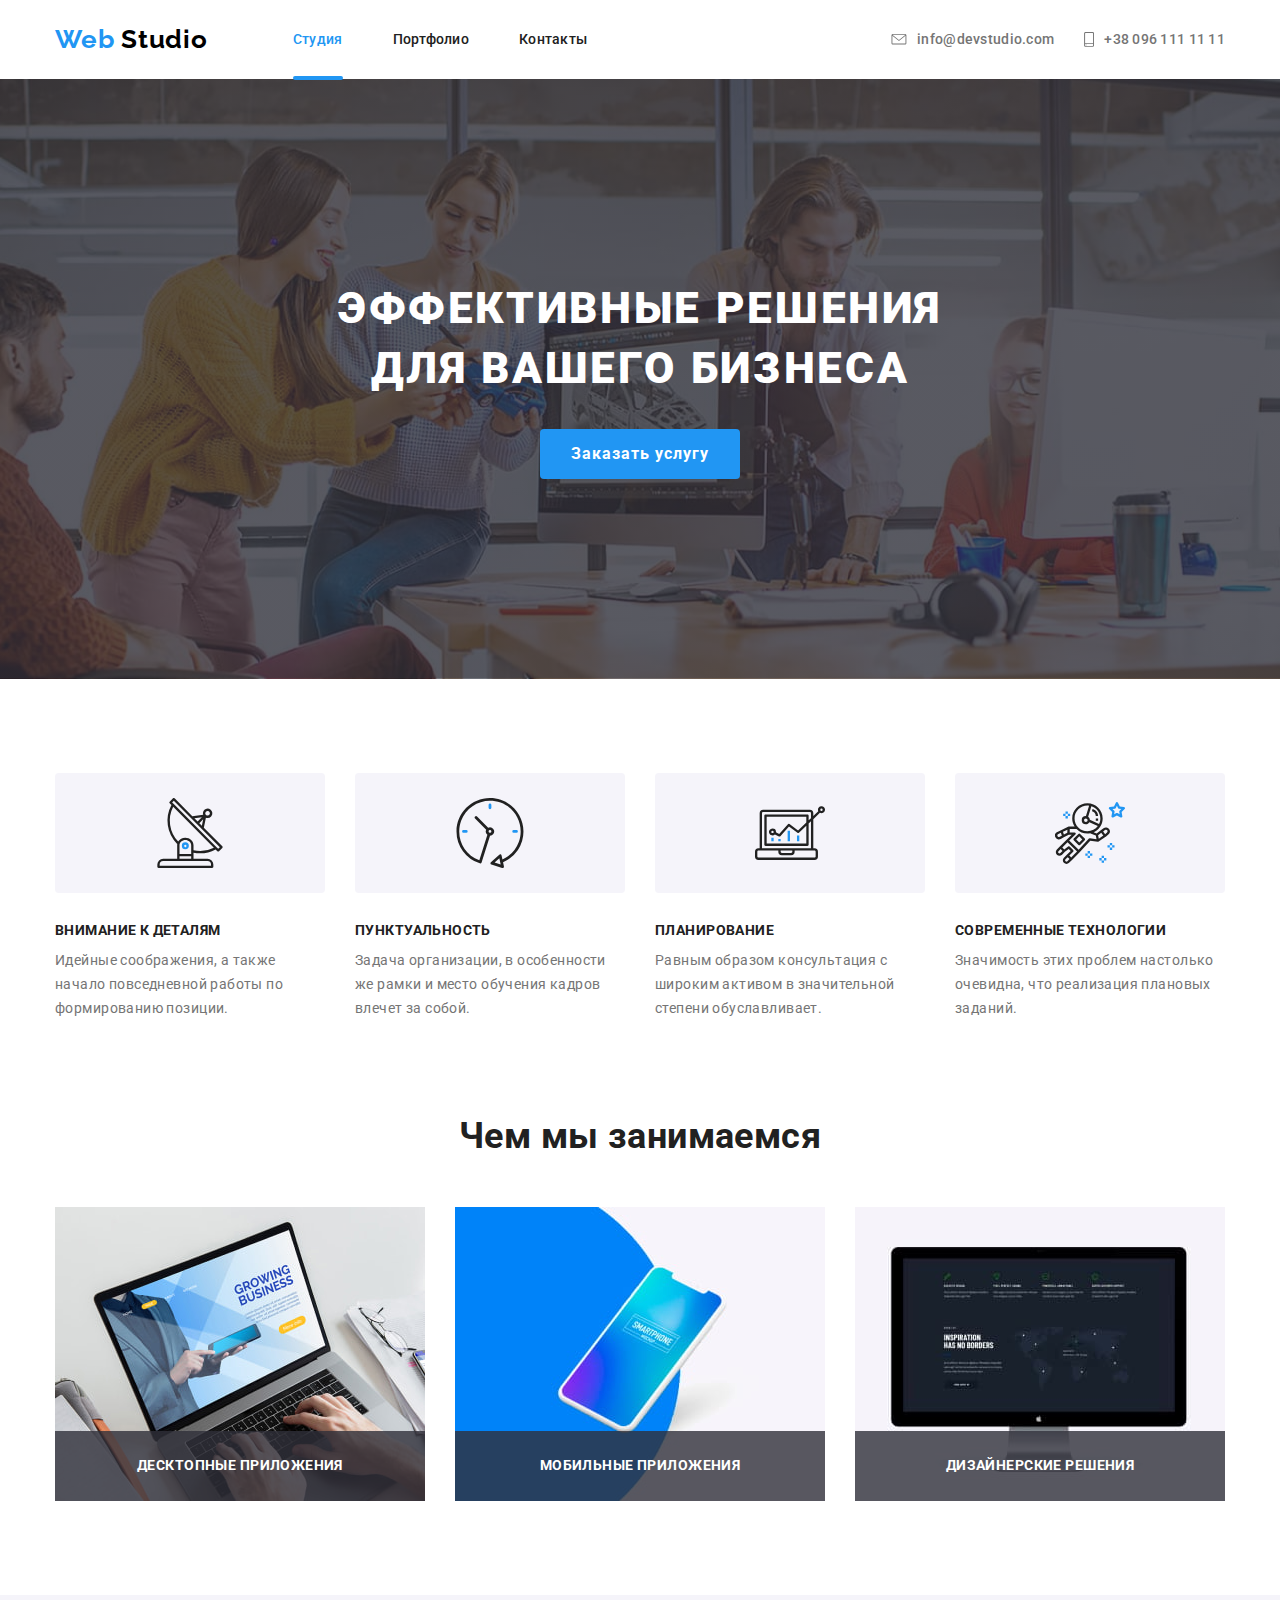
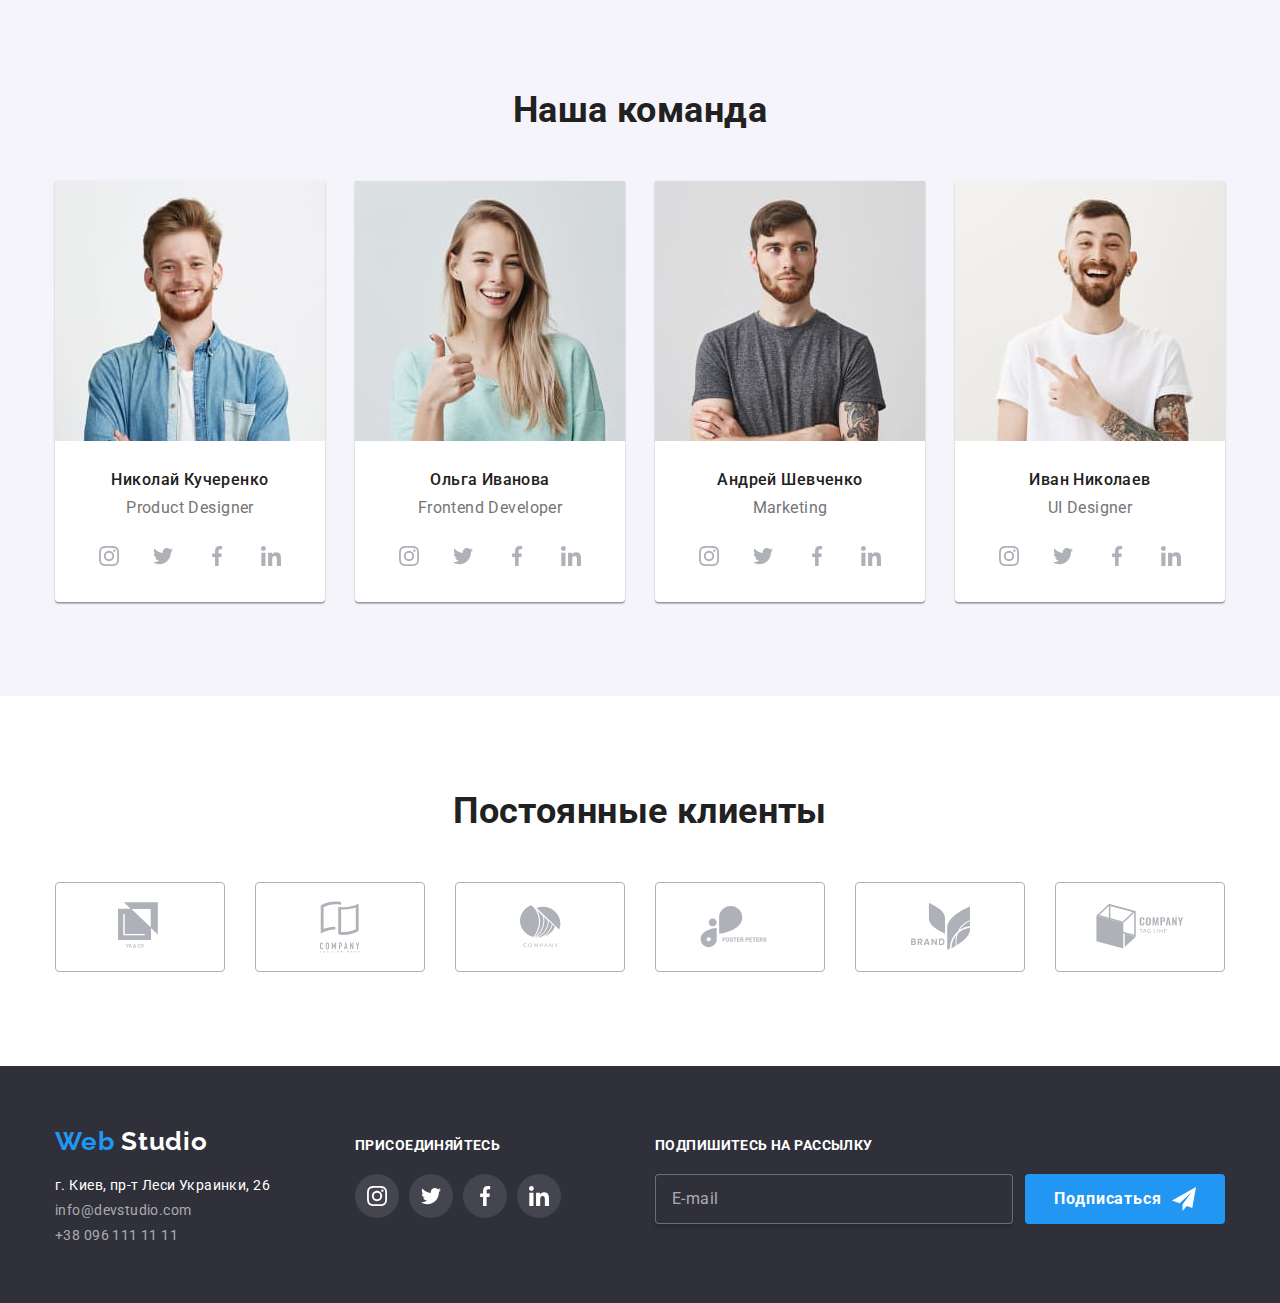
<file: index.html>
<!DOCTYPE html>
<html lang="ru">
  <head>
    <meta charset="UTF-8" />
    <meta name="viewport" content="width=device-width, initial-scale=1.0" />
    <title>Вэб-студия</title>
    <link
      href="https://fonts.googleapis.com/css2?family=Raleway:wght@700&family=Roboto:wght@400;500;700;900&display=swap"
      rel="stylesheet"
    />
    <link
      rel="stylesheet"
      href="https://cdnjs.cloudflare.com/ajax/libs/modern-normalize/0.6.0/modern-normalize.min.css"
    />
    <link rel="stylesheet" href="./css/styles.css" />
  </head>
  <body>
    <!-- Header -->
    <header class="header header_main">
      <div class="container header__container">
        <nav class="nav">
          <a href="./index.html" class="link logo nav__logo">
            Web
            <span class="logo__text">Studio</span>
          </a>
          <ul class="list nav-list">
            <li class="nav-list__item">
              <a href="./index.html" class="link nav__link nav__link_current">
                Студия
              </a>
            </li>
            <li class="nav-list__item">
              <a href="./portfolio.html" class="link nav__link">
                Портфолио
              </a>
            </li>
            <li class="nav-list__item">
              <a href="#" class="link nav__link">Контакты</a>
            </li>
          </ul>
        </nav>
        <ul class="list contacts">
          <li class="contacts__item">
            <a
              href="mailto:info@devstudio.com"
              class="link contacts__link"
              aria-label="Написать на электорнную почту info@devstudio.com"
            >
              <svg class="contacts-icon" width="16" height="11.2">
                <use href="./images/symbol-defs.svg#envelope"></use>
              </svg>
              <span class="mail">info@devstudio.com</span>
            </a>
          </li>
          <li class="contacts__item">
            <a
              href="tel:+380961111111"
              class="link contacts__link"
              aria-label="Позвонить по номеру +380961111111"
            >
              <svg class="contacts-icon" width="10" height="14.94">
                <use href="./images/symbol-defs.svg#smartphone"></use>
              </svg>
              <span class="tel">+38 096 111 11 11</span>
            </a>
          </li>
        </ul>
      </div>
    </header>
    <main class="main">
      <!-- Hero -->
      <section class="hero">
        <div class="hero-block">
          <h1 class="hero__title">
            Эффективные решения
            <br />
            для вашего бизнеса
          </h1>
          <button
            type="button"
            data-modal-open
            class="button hero__button"
            aria-label="Заказать услугу"
          >
            Заказать услугу
          </button>
        </div>
      </section>
      <!-- pack -->
      <section class="section pack">
        <div class="container">
          <h2 class="section__title visually-hidden">Наши преимущества</h2>
          <ul class="list pack-list cards">
            <li class="pack-list__item cards__item">
              <h3 class="title pack-list__title">Внимание к деталям</h3>
              <p class="pack-list__text">
                Идейные соображения, а также начало повседневной работы по
                формированию позиции.
              </p>
            </li>
            <li class="pack-list__item cards__item">
              <h3 class="title pack-list__title">Пунктуальность</h3>
              <p class="pack-list__text">
                Задача организации, в особенности же рамки и место обучения
                кадров влечет за собой.
              </p>
            </li>
            <li class="pack-list__item cards__item">
              <h3 class="title pack-list__title">Планирование</h3>
              <p class="pack-list__text">
                Равным образом консультация с широким активом в значительной
                степени обуславливает.
              </p>
            </li>
            <li class="pack-list__item cards__item">
              <h3 class="title pack-list__title">Современные технологии</h3>
              <p class="pack-list__text">
                Значимость этих проблем настолько очевидна, что реализация
                плановых заданий.
              </p>
            </li>
          </ul>
        </div>
      </section>
      <!-- Benefits -->
      <section class="section">
        <div class="container">
          <h2 class="title section__title">Чем мы занимаемся</h2>
          <ul class="list benefits cards">
            <li class="benefits__item cards__item">
              <img
                src="./images/desktop-apps-image.jpg"
                alt="ноутбук"
                width="370"
                height="294"
              />
              <h3 class="benefits__title">Десктопные приложения</h3>
            </li>
            <li class="benefits__item cards__item">
              <img
                src="./images/mobile-apps-image.jpg"
                alt="смартфон"
                width="370"
                height="294"
              />
              <h3 class="benefits__title">Мобильные приложения</h3>
            </li>
            <li class="benefits__item cards__item">
              <img
                src="./images/design-solutions-image.jpg"
                alt="монитор"
                width="370"
                height="294"
              />
              <h3 class="benefits__title">Дизайнерские решения</h3>
            </li>
          </ul>
        </div>
      </section>
      <!-- Team -->
      <section class="section section_secondary">
        <div class="container">
          <h2 class="title section__title">Наша команда</h2>
          <ul class="list cards">
            <li class="cards__item">
              <div class="member">
                <img
                  src="./images/team-photos/john-smith.jpg"
                  alt="Фото Николая Кучеренко"
                  width="270"
                  height="260"
                  class="member__img"
                />
                <h3 class="title member__name">Николай Кучеренко</h3>
                <p lang="en" class="member__pos">Product Designer</p>
                <ul class="list socials">
                  <li class="socials__item">
                    <a
                      href="#"
                      aria-label="ссылка на Instagram"
                      class="socials__link link"
                    >
                      <svg class="socials-icon" width="20" height="20">
                        <use href="./images/symbol-defs.svg#instagram"></use>
                      </svg>
                    </a>
                  </li>
                  <li class="socials__item">
                    <a
                      href="#"
                      aria-label="ссылка на Twitter"
                      class="socials__link link"
                    >
                      <svg class="socials-icon" width="20" height="20">
                        <use href="./images/symbol-defs.svg#twitter"></use>
                      </svg>
                    </a>
                  </li>
                  <li class="socials__item">
                    <a
                      href="#"
                      aria-label="ссылка на Facebook"
                      class="socials__link link"
                    >
                      <svg class="socials-icon" width="20" height="20">
                        <use href="./images/symbol-defs.svg#facebook"></use>
                      </svg>
                    </a>
                  </li>
                  <li class="socials__item">
                    <a
                      href="#"
                      aria-label="ссылка на LinkedIn"
                      class="socials__link link"
                    >
                      <svg class="socials-icon" width="20" height="20">
                        <use href="./images/symbol-defs.svg#linkedin"></use>
                      </svg>
                    </a>
                  </li>
                </ul>
              </div>
            </li>
            <li class="cards__item">
              <div class="member">
                <img
                  src="./images/team-photos/marta-stewart.jpg"
                  alt="Фото Ольги Ивановой"
                  width="270"
                  height="260"
                  class="member__img"
                />
                <h3 class="title member__name">Ольга Иванова</h3>
                <p lang="en" class="member__pos">Frontend Developer</p>
                <ul class="list socials">
                  <li class="socials__item">
                    <a
                      href="#"
                      aria-label="ссылка на Instagram"
                      class="socials__link link"
                    >
                      <svg class="socials-icon" width="20" height="20">
                        <use href="./images/symbol-defs.svg#instagram"></use>
                      </svg>
                    </a>
                  </li>
                  <li class="socials__item">
                    <a
                      href="#"
                      aria-label="ссылка на Twitter"
                      class="socials__link link"
                    >
                      <svg class="socials-icon" width="20" height="20">
                        <use href="./images/symbol-defs.svg#twitter"></use>
                      </svg>
                    </a>
                  </li>
                  <li class="socials__item">
                    <a
                      href="#"
                      aria-label="ссылка на Facebook"
                      class="socials__link link"
                    >
                      <svg class="socials-icon" width="20" height="20">
                        <use href="./images/symbol-defs.svg#facebook"></use>
                      </svg>
                    </a>
                  </li>
                  <li class="socials__item">
                    <a
                      href="#"
                      aria-label="ссылка на LinkedIn"
                      class="socials__link link"
                    >
                      <svg class="socials-icon" width="20" height="20">
                        <use href="./images/symbol-defs.svg#linkedin"></use>
                      </svg>
                    </a>
                  </li>
                </ul>
              </div>
            </li>
            <li class="cards__item">
              <div class="member">
                <img
                  src="./images/team-photos/robert-jakis.jpg"
                  alt="Фото Андрея Шевченко"
                  width="270"
                  height="260"
                  class="member__img"
                />
                <h3 class="title member__name">Андрей Шевченко</h3>
                <p lang="en" class="member__pos">Marketing</p>
                <ul class="list socials">
                  <li class="socials__item">
                    <a
                      href="#"
                      aria-label="ссылка на Instagram"
                      class="socials__link link"
                    >
                      <svg class="socials-icon" width="20" height="20">
                        <use href="./images/symbol-defs.svg#instagram"></use>
                      </svg>
                    </a>
                  </li>
                  <li class="socials__item">
                    <a
                      href="#"
                      aria-label="ссылка на Twitter"
                      class="socials__link link"
                    >
                      <svg class="socials-icon" width="20" height="20">
                        <use href="./images/symbol-defs.svg#twitter"></use>
                      </svg>
                    </a>
                  </li>
                  <li class="socials__item">
                    <a
                      href="#"
                      aria-label="ссылка на Facebook"
                      class="socials__link link"
                    >
                      <svg class="socials-icon" width="20" height="20">
                        <use href="./images/symbol-defs.svg#facebook"></use>
                      </svg>
                    </a>
                  </li>
                  <li class="socials__item">
                    <a
                      href="#"
                      aria-label="ссылка на LinkedIn"
                      class="socials__link link"
                    >
                      <svg class="socials-icon" width="20" height="20">
                        <use href="./images/symbol-defs.svg#linkedin"></use>
                      </svg>
                    </a>
                  </li>
                </ul>
              </div>
            </li>
            <li class="cards__item">
              <div class="member">
                <img
                  src="./images/team-photos/martin-doe.jpg"
                  alt="Фото Ивана Николаева"
                  width="270"
                  height="260"
                  class="member__img"
                />
                <h3 class="title member__name">Иван Николаев</h3>
                <p lang="en" class="member__pos">UI Designer</p>
                <ul class="list socials">
                  <li class="socials__item">
                    <a
                      href="#"
                      aria-label="ссылка на Instagram"
                      class="socials__link link"
                    >
                      <svg class="socials-icon" width="20" height="20">
                        <use href="./images/symbol-defs.svg#instagram"></use>
                      </svg>
                    </a>
                  </li>
                  <li class="socials__item">
                    <a
                      href="#"
                      aria-label="ссылка на Twitter"
                      class="socials__link link"
                    >
                      <svg class="socials-icon" width="20" height="20">
                        <use href="./images/symbol-defs.svg#twitter"></use>
                      </svg>
                    </a>
                  </li>
                  <li class="socials__item">
                    <a
                      href="#"
                      aria-label="ссылка на Facebook"
                      class="socials__link link"
                    >
                      <svg class="socials-icon" width="20" height="20">
                        <use href="./images/symbol-defs.svg#facebook"></use>
                      </svg>
                    </a>
                  </li>
                  <li class="socials__item">
                    <a
                      href="#"
                      aria-label="ссылка на LinkedIn"
                      class="socials__link link"
                    >
                      <svg class="socials-icon" width="20" height="20">
                        <use href="./images/symbol-defs.svg#linkedin"></use>
                      </svg>
                    </a>
                  </li>
                </ul>
              </div>
            </li>
          </ul>
        </div>
      </section>
      <!-- Список клиентов -->
      <section class="section">
        <div class="container">
          <h2 class="title section__title">Постоянные клиенты</h2>
          <ul class="list cards">
            <li class="cards__item">
              <a
                href="#"
                aria-label="ссылка на сайт клиента"
                class="link clients-link"
              >
                <svg class="clients-logo" width="44" height="49">
                  <use href="./images/symbol-defs.svg#logo1"></use>
                </svg>
              </a>
            </li>
            <li class="cards__item">
              <a
                href="#"
                aria-label="ссылка на сайт клиента"
                class="link clients-link"
              >
                <svg class="clients-logo" width="40" height="52">
                  <use href="./images/symbol-defs.svg#logo2"></use>
                </svg>
              </a>
            </li>
            <li class="cards__item">
              <a
                href="#"
                aria-label="ссылка на сайт клиента"
                class="link clients-link"
              >
                <svg class="clients-logo" width="41" height="42.6">
                  <use href="./images/symbol-defs.svg#logo3"></use>
                </svg>
              </a>
            </li>
            <li class="cards__item">
              <a
                href="#"
                aria-label="ссылка на сайт клиента"
                class="link clients-link"
              >
                <svg class="clients-logo" width="80" height="42">
                  <use href="./images/symbol-defs.svg#logo4"></use>
                </svg>
              </a>
            </li>
            <li class="cards__item">
              <a
                href="#"
                aria-label="ссылка на сайт клиента"
                class="link clients-link"
              >
                <svg class="clients-logo" width="59" height="47">
                  <use href="./images/symbol-defs.svg#logo5"></use>
                </svg>
              </a>
            </li>
            <li class="cards__item">
              <a
                href="#"
                aria-label="ссылка на сайт клиента"
                class="link clients-link"
              >
                <svg class="clients-logo" width="88" height="45">
                  <use href="./images/symbol-defs.svg#logo6"></use>
                </svg>
              </a>
            </li>
          </ul>
        </div>
      </section>
    </main>
    <!-- Футер -->
    <footer class="footer">
      <div class="container footer-container">
        <div class="address-block">
          <a href="./index.html" class="logo link">
            Web
            <span class="logo__text_inverse">Studio</span>
          </a>
          <address class="address">г. Киев, пр-т Леси Украинки, 26</address>
          <ul class="list contacts">
            <li class="contacts__item">
              <a
                href="mailto:info@devstudio.com"
                class="link contacts__link contacts__link_second"
                aria-label="Написать на электорнную почту info@devstudio.com"
              >
                <span class="mail">info@devstudio.com</span>
              </a>
            </li>
            <li class="contacts__item">
              <a
                href="tel:+380961111111"
                class="link contacts__link contacts__link_second"
                aria-label="Позвонить по номеру +380961111111"
              >
                <span class="tel">+38 096 111 11 11</span>
              </a>
            </li>
          </ul>
        </div>
        <div class="socials-block">
          <!-- Призыв -->
          <b class="subscribe-title">присоединяйтесь</b>
          <ul class="list socials">
            <li class="socials__item">
              <a
                href="#"
                aria-label="ссылка на Instagram"
                class="link socials__link footer-socials__link"
              >
                <svg class="socials-icon" width="20" height="20">
                  <use href="./images/symbol-defs.svg#instagram"></use>
                </svg>
              </a>
            </li>
            <li class="socials__item">
              <a
                href="#"
                aria-label="ссылка на Twitter"
                class="link socials__link footer-socials__link"
              >
                <svg class="socials-icon" width="20" height="20">
                  <use href="./images/symbol-defs.svg#twitter"></use>
                </svg>
              </a>
            </li>
            <li class="socials__item">
              <a
                href="#"
                aria-label="ссылка на Facebook"
                class="link socials__link footer-socials__link"
              >
                <svg class="socials-icon" width="20" height="20">
                  <use href="./images/symbol-defs.svg#facebook"></use>
                </svg>
              </a>
            </li>
            <li class="socials__item">
              <a
                href="#"
                aria-label="ссылка на LinkedIn"
                class="link socials__link footer-socials__link"
              >
                <svg class="socials-icon" width="20" height="20">
                  <use href="./images/symbol-defs.svg#linkedin"></use>
                </svg>
              </a>
            </li>
          </ul>
        </div>
        <div class="subscribe-block">
          <b class="subscribe-title">Подпишитесь на рассылку</b>
          <form class="subscribe-form">
            <input
              type="email"
              name="email"
              placeholder="E-mail"
              class="subscribe-form__input"
            />
            <button type="submit" class="button subscribe-form__button">
              Подписаться
              <svg class="send-icon" width="24" height="24">
                <use href="./images/symbol-defs.svg#send"></use>
              </svg>
            </button>
          </form>
        </div>
      </div>
    </footer>
    <div data-modal class="backdrop is-hidden">
      <div class="modal">
        <button data-modal-close type="button" class="close">
          <svg class="close__icon" width="14" height="14">
            <use href="./images/symbol-defs.svg#close"></use>
          </svg>
        </button>
        <p class="modal__title">Оставьте свои данные, мы вам перезвоним</p>
        <form class="form">
          <div class="input-wrap">
            <label class="label">
              <input type="text" name="name" class="input" placeholder=" " />
              <span class="label__text">Имя</span>
              <svg class="label__icon" width="18" height="18">
                <use href="./images/symbol-defs.svg#person"></use>
              </svg>
            </label>
          </div>
          <div class="input-wrap">
            <label for="tel" class="label">
              <input
                type="tel"
                name="telephone"
                class="input"
                placeholder=" "
                id="tel"
              />
              <span class="label__text">Телефон</span>
              <svg class="label__icon" width="18" height="18">
                <use href="./images/symbol-defs.svg#phone"></use>
              </svg>
            </label>
          </div>
          <div class="input-wrap">
            <label class="label">
              <input type="email" name="email" class="input" placeholder=" " />
              <span class="label__text">Почта</span>
              <svg class="label__icon" width="18" height="18">
                <use href="./images/symbol-defs.svg#email"></use>
              </svg>
            </label>
          </div>
          <div class="comment-wrap">
            <label class="label">
              <textarea
                type="text"
                name="comment"
                class="comment"
                placeholder=" "
              ></textarea>
              <span class="label__text">Комментарий</span>
            </label>
          </div>
          <input
            type="checkbox"
            name="checkbox"
            id="checkbox"
            class="checkbox"
          />
          <label for="checkbox" class="label-checkbox">
            Соглашаюсь с рассылкой и принимаю
            <a
              href="#"
              target="_blank"
              rel="noopener noreferrer"
              class="policy-link"
            >
              Условия договора
            </a>
          </label>
          <button type="submit" class="button submit-btn">Отправить</button>
        </form>
      </div>
    </div>
    <script src="./js/modal.js"></script>
  </body>
</html>
</file>
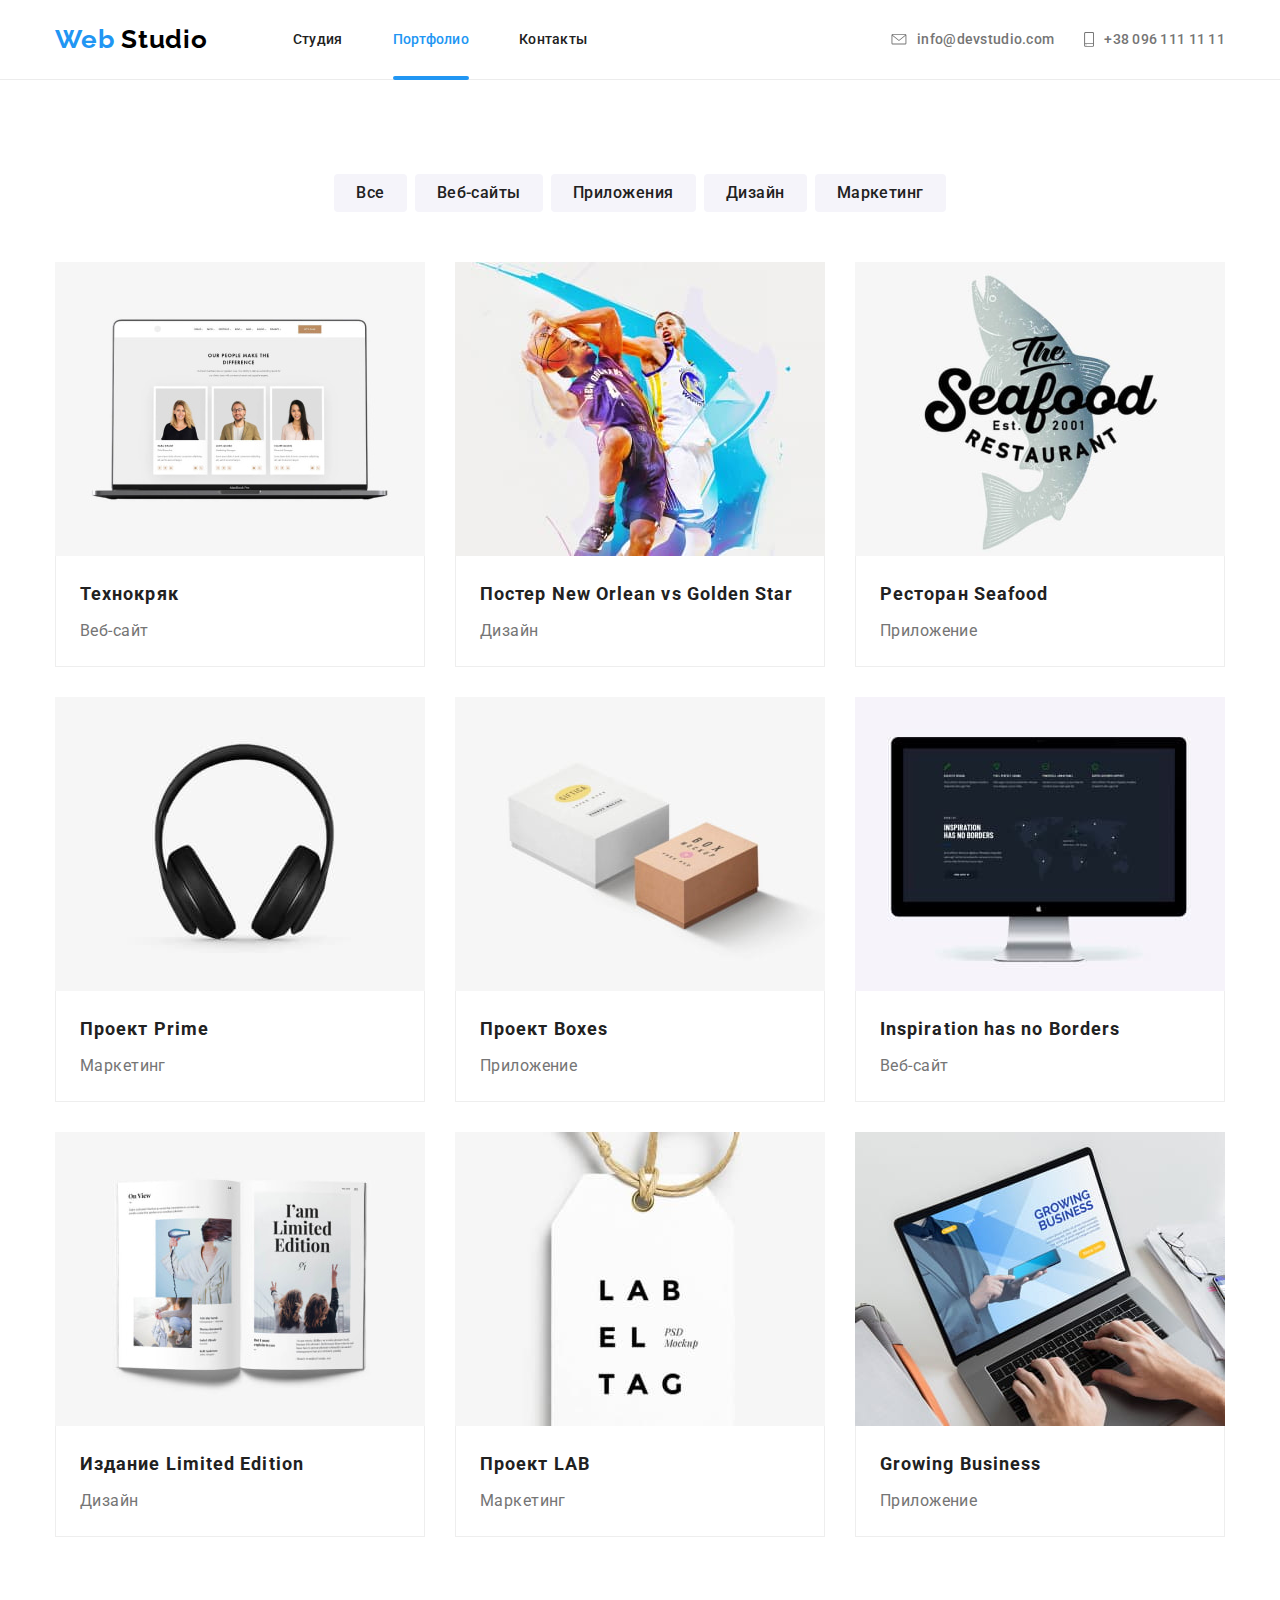
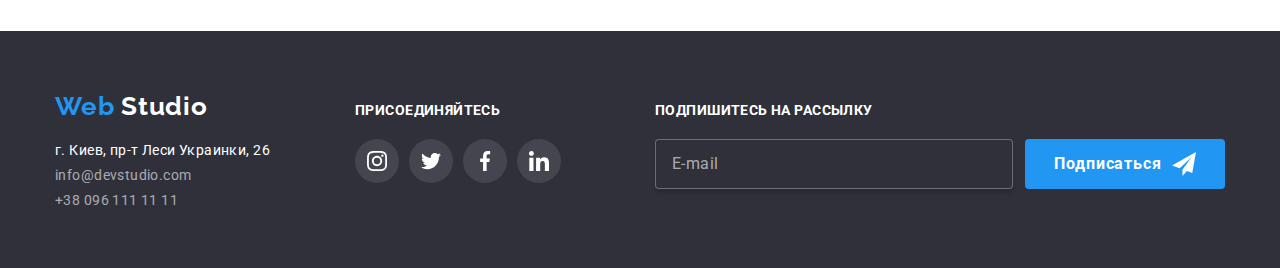
<file: portfolio.html>
<!DOCTYPE html>
<html lang="ru">
  <head>
    <meta charset="UTF-8" />
    <meta name="viewport" content="width=device-width, initial-scale=1.0" />
    <title>Портфолио</title>
    <link
      href="https://fonts.googleapis.com/css2?family=Raleway:wght@700&family=Roboto:wght@400;500;700;900&display=swap"
      rel="stylesheet"
    />
    <link
      rel="stylesheet"
      href="https://cdnjs.cloudflare.com/ajax/libs/modern-normalize/0.6.0/modern-normalize.min.css"
    />
    <link rel="stylesheet" href="./css/styles.css" />
  </head>
  <body>
    <!-- Шапка страницы -->
    <header class="header">
      <div class="container header__container">
        <nav class="nav">
          <a href="./index.html" class="link logo nav__logo">
            Web
            <span class="logo__text">Studio</span>
          </a>
          <ul class="list nav-list">
            <li class="nav-list__item">
              <a href="./index.html" class="link nav__link">
                Студия
              </a>
            </li>
            <li class="nav-list__item">
              <a
                href="./portfolio.html"
                class="link nav__link nav__link_current"
              >
                Портфолио
              </a>
            </li>
            <li class="nav-list__item">
              <a href="#" class="link nav__link">Контакты</a>
            </li>
          </ul>
        </nav>
        <ul class="list contacts">
          <li class="contacts__item">
            <a
              href="mailto:info@devstudio.com"
              class="link contacts__link"
              aria-label="Написать на электорнную почту info@devstudio.com"
            >
              <svg class="contacts-icon" width="16" height="11.2">
                <use href="./images/symbol-defs.svg#envelope"></use>
              </svg>
              <span class="mail">info@devstudio.com</span>
            </a>
          </li>
          <li class="contacts__item">
            <a
              href="tel:+380961111111"
              class="link contacts__link"
              aria-label="Позвонить по номеру +380961111111"
            >
              <svg class="contacts-icon" width="10" height="14.94">
                <use href="./images/symbol-defs.svg#smartphone"></use>
              </svg>
              <span class="tel">+38 096 111 11 11</span>
            </a>
          </li>
        </ul>
      </div>
    </header>
    <main class="main">
      <section class="section">
        <h1 class="section__title visually-hidden">Портфолио</h1>
        <div class="container filter">
          <button type="button" class="filter__item">Все</button>
          <button type="button" class="filter__item">Веб-сайты</button>
          <button type="button" class="filter__item">Приложения</button>
          <button type="button" class="filter__item">Дизайн</button>
          <button type="button" class="filter__item">Маркетинг</button>
        </div>
        <!-- Карточки работ -->
        <div class="container">
          <ul class="list cards">
            <li class="cards__item project">
              <a href="#" class="project__link link">
                <div class="project__wrap">
                  <img
                    src="./images/projects/tehnokryak.jpg"
                    alt="Страница сайта"
                    width="370"
                    height="294"
                  />
                  <p class="project__desc">
                    Технокряк это современная площадка распространения
                    коронавируса. Компании используют эту платформу для
                    цифрового шпионажа и атак на защищённые сервера конкурентов.
                  </p>
                </div>
                <div class="project__content">
                  <h2 class="project__title title">Технокряк</h2>
                  <p class="project__category">Веб-сайт</p>
                </div>
              </a>
            </li>
            <li class="cards__item project">
              <a href="#" class="project__link link">
                <div class="project__wrap">
                  <img
                    src="./images/projects/new-orlean.jpg"
                    alt="Постер с баскетболистами"
                    width="370"
                    height="294"
                  />
                  <p class="project__desc">
                    Технокряк это современная площадка распространения
                    коронавируса. Компании используют эту платформу для
                    цифрового шпионажа и атак на защищённые сервера конкурентов.
                  </p>
                </div>
                <div class="project__content">
                  <h2 class="project__title title">
                    Постер New Orlean vs Golden Star
                  </h2>
                  <p class="project__category">Дизайн</p>
                </div>
              </a>
            </li>
            <li class="cards__item project">
              <a href="#" class="project__link link">
                <div class="project__wrap">
                  <img
                    src="./images/projects/seafood.jpg"
                    alt="Логотип ресторана"
                    width="370"
                    height="294"
                  />
                  <p class="project__desc">
                    Технокряк это современная площадка распространения
                    коронавируса. Компании используют эту платформу для
                    цифрового шпионажа и атак на защищённые сервера конкурентов.
                  </p>
                </div>
                <div class="project__content">
                  <h2 class="project__title title">Ресторан Seafood</h2>
                  <p class="project__category">Приложение</p>
                </div>
              </a>
            </li>
            <li class="cards__item project">
              <a href="#" class="project__link link">
                <div class="project__wrap">
                  <img
                    src="./images/projects/prime.jpg"
                    alt="Наушники"
                    width="370"
                    height="294"
                  />
                  <p class="project__desc">
                    Технокряк это современная площадка распространения
                    коронавируса. Компании используют эту платформу для
                    цифрового шпионажа и атак на защищённые сервера конкурентов.
                  </p>
                </div>
                <div class="project__content">
                  <h2 class="project__title title">Проект Prime</h2>
                  <p class="project__category">Маркетинг</p>
                </div>
              </a>
            </li>
            <li class="cards__item project">
              <a href="#" class="project__link link">
                <div class="project__wrap">
                  <img
                    src="./images/projects/boxes.jpg"
                    alt="Коробки"
                    width="370"
                    height="294"
                  />
                  <p class="project__desc">
                    Технокряк это современная площадка распространения
                    коронавируса. Компании используют эту платформу для
                    цифрового шпионажа и атак на защищённые сервера конкурентов.
                  </p>
                </div>
                <div class="project__content">
                  <h2 class="project__title title">Проект Boxes</h2>
                  <p class="project__category">Приложение</p>
                </div>
              </a>
            </li>
            <li class="cards__item project">
              <a href="#" class="project__link link">
                <div class="project__wrap">
                  <img
                    src="./images/projects/inspiration.jpg"
                    alt="Монитор"
                    width="370"
                    height="294"
                  />
                  <p class="project__desc">
                    Технокряк это современная площадка распространения
                    коронавируса. Компании используют эту платформу для
                    цифрового шпионажа и атак на защищённые сервера конкурентов.
                  </p>
                </div>
                <div class="project__content">
                  <h2 class="project__title title">
                    Inspiration has no Borders
                  </h2>
                  <p class="project__category">Веб-сайт</p>
                </div>
              </a>
            </li>
            <li class="cards__item project">
              <a href="#" class="project__link link">
                <div class="project__wrap">
                  <img
                    src="./images/projects/limited-edition.jpg"
                    alt="Журнал"
                    width="370"
                    height="294"
                  />
                  <p class="project__desc">
                    Технокряк это современная площадка распространения
                    коронавируса. Компании используют эту платформу для
                    цифрового шпионажа и атак на защищённые сервера конкурентов.
                  </p>
                </div>
                <div class="project__content">
                  <h2 class="project__title title">
                    Издание Limited Edition
                  </h2>
                  <p class="project__category">Дизайн</p>
                </div>
              </a>
            </li>
            <li class="cards__item project">
              <a href="#" class="project__link link">
                <div class="project__wrap">
                  <img
                    src="./images/projects/lab.jpg"
                    alt="Бирка"
                    width="370"
                    height="294"
                  />
                  <p class="project__desc">
                    Технокряк это современная площадка распространения
                    коронавируса. Компании используют эту платформу для
                    цифрового шпионажа и атак на защищённые сервера конкурентов.
                  </p>
                </div>
                <div class="project__content">
                  <h2 class="project__title title">Проект LAB</h2>
                  <p class="project__category">Маркетинг</p>
                </div>
              </a>
            </li>
            <li class="cards__item project">
              <a href="#" class="project__link link">
                <div class="project__wrap">
                  <img
                    src="./images/projects/growing-business.jpg"
                    alt="Ноутбук"
                    width="370"
                    height="294"
                  />
                  <p class="project__desc">
                    Технокряк это современная площадка распространения
                    коронавируса. Компании используют эту платформу для
                    цифрового шпионажа и атак на защищённые сервера конкурентов.
                  </p>
                </div>
                <div class="project__content">
                  <h2 class="project__title title">Growing Business</h2>
                  <p class="project__category">Приложение</p>
                </div>
              </a>
            </li>
          </ul>
        </div>
      </section>
    </main>
    <!-- Футер -->
    <footer class="footer">
      <div class="container footer-container">
        <div class="address-block">
          <a href="./index.html" class="logo link">
            Web
            <span class="logo__text_inverse">Studio</span>
          </a>
          <address class="address">г. Киев, пр-т Леси Украинки, 26</address>
          <ul class="list contacts">
            <li class="contacts__item">
              <a
                href="mailto:info@devstudio.com"
                class="link contacts__link contacts__link_second"
                aria-label="Написать на электорнную почту info@devstudio.com"
              >
                <span class="mail">info@devstudio.com</span>
              </a>
            </li>
            <li class="contacts__item">
              <a
                href="tel:+380961111111"
                class="link contacts__link contacts__link_second"
                aria-label="Позвонить по номеру +380961111111"
              >
                <span class="tel">+38 096 111 11 11</span>
              </a>
            </li>
          </ul>
        </div>
        <div class="socials-block">
          <!-- Призыв -->
          <b class="subscribe-title">присоединяйтесь</b>
          <ul class="list socials">
            <li class="socials__item">
              <a
                href="#"
                aria-label="ссылка на Instagram"
                class="link socials__link footer-socials__link"
              >
                <svg class="socials-icon" width="20" height="20">
                  <use href="./images/symbol-defs.svg#instagram"></use>
                </svg>
              </a>
            </li>
            <li class="socials__item">
              <a
                href="#"
                aria-label="ссылка на Twitter"
                class="link socials__link footer-socials__link"
              >
                <svg class="socials-icon" width="20" height="20">
                  <use href="./images/symbol-defs.svg#twitter"></use>
                </svg>
              </a>
            </li>
            <li class="socials__item">
              <a
                href="#"
                aria-label="ссылка на Facebook"
                class="link socials__link footer-socials__link"
              >
                <svg class="socials-icon" width="20" height="20">
                  <use href="./images/symbol-defs.svg#facebook"></use>
                </svg>
              </a>
            </li>
            <li class="socials__item">
              <a
                href="#"
                aria-label="ссылка на LinkedIn"
                class="link socials__link footer-socials__link"
              >
                <svg class="socials-icon" width="20" height="20">
                  <use href="./images/symbol-defs.svg#linkedin"></use>
                </svg>
              </a>
            </li>
          </ul>
        </div>
        <div class="subscribe-block">
          <b class="subscribe-title">Подпишитесь на рассылку</b>
          <form class="subscribe-form">
            <input
              type="email"
              name="email"
              placeholder="E-mail"
              class="subscribe-form__input"
            />
            <button type="submit" class="button subscribe-form__button">
              Подписаться
              <svg class="send-icon" width="24" height="24">
                <use href="./images/symbol-defs.svg#send"></use>
              </svg>
            </button>
          </form>
        </div>
      </div>
    </footer>
  </body>
</html>
</file>
<file: css/styles.css>
/* Нормализация по задаче от ментора*/
html {
  box-sizing: border-box;
  height: 100%;
}

*,
*::before,
*::after {
  box-sizing: inherit;
}

img {
  display: block;
  max-width: 100%;
  height: auto;
}

p {
  margin-top: 0;
  margin-bottom: 0;
}

address {
  font-style: normal;
}

h1,
h2,
h3,
h4,
h5,
h6 {
  margin: 0;
  padding: 0;
}

body {
  display: flex;
  flex-direction: column;
  height: 100%;

  margin: 0;
  background-color: var(--primary-white-color);
  color: var(--primary-text-color);

  font-family: Roboto, sans-serif;
  letter-spacing: 0.03em;
  font-size: 14px;

  min-width: 320px;
  overflow-y: auto;
}

header {
  flex: 0 0 auto;
}
main {
  flex: 1 0 auto;
}
footer {
  flex: 0 0 auto;
}

.list {
  padding: 0;
  margin: 0;
  list-style: none;
}

.link {
  display: inline-block;
  text-decoration: none;
}

/* Задаю параметры для спрятанных элементов*/
.visually-hidden {
  position: absolute;
  width: 1px;
  height: 1px;
  margin: -1px;
  border: 0;
  padding: 0;
  clip: rect(0 0 0 0);
  overflow: hidden;
}

:root {
  --primary-text-color: #757575;
  --title-text-color: #212121;
  --accent-color: #2196f3;
  --primary-white-color: #ffffff;
  --secondary-bg-color: #f5f4fa;
  --footer-bg-color: #2f303a;
  --border-icon-color: #afb1b8;
}

/*Задаю всем заголовкам цвет*/
.title {
  color: var(--title-text-color);
}

/* Logo */
.logo {
  color: var(--accent-color);

  font-family: Raleway, sans-serif;
  font-weight: 700;
  font-size: 26px;
  letter-spacing: 0.03em;
  line-height: 1.2;
}

.logo__text {
  color: #000000;
}

.logo__text_inverse {
  color: var(--primary-white-color);
}

/* Контейнер для контента страниц */
.container {
  width: 1200px;
  padding-left: 15px;
  padding-right: 15px;
  margin-left: auto;
  margin-right: auto;
}

/* Header */
.header {
  border-bottom: 1px solid #ececec;
}

.header_main {
  border-bottom: 0;
}

.header__container {
  display: flex;
  padding-top: 24px;
  padding-bottom: 24px;
}

.nav,
.nav-list,
.contacts {
  display: flex;
  align-items: center;
}

.nav__logo {
  margin-right: 85px;
}

.nav-list__item {
  position: relative;
}

.nav-list__item:not(:last-child) {
  margin-right: 50px;
}

.nav__link,
.header__container .contacts__link {
  padding-bottom: 5px;
  padding-top: 5px;

  font-weight: 500;
  line-height: 1.14;
  letter-spacing: 0.02em;
  transition: color 250ms cubic-bezier(0.4, 0, 0.2, 1);
}

.nav__link {
  color: var(--title-text-color);
}

.nav__link:hover,
.nav__link:focus,
.contacts__link:hover,
.contacts__link:focus {
  color: var(--accent-color);

  transition: color 250ms cubic-bezier(0.4, 0, 0.2, 1);
}

.nav__link_current {
  color: var(--accent-color);
}

.nav__link_current::after {
  position: absolute;
  bottom: -27px;
  left: 0;
  width: 100%;
  height: 0;

  content: '';
  border: 2px solid var(--accent-color);
  border-radius: 2px;
}

.header__container .contacts {
  margin-left: auto;
}

.header__container .contacts__item:not(:last-child) {
  margin-right: 30px;
}

.contacts__link {
  display: flex;
  align-items: center;

  color: var(--primary-text-color);
}

.contacts-icon {
  margin-right: 10px;

  fill: currentColor;
}

/* Hero */
.hero {
  max-width: 1920px;
  margin-left: auto;
  margin-right: auto;
  padding-top: 200px;
  padding-bottom: 200px;

  background-color: var(--footer-bg-color);
  background-image: linear-gradient(
      rgba(47, 48, 58, 0.8),
      rgba(47, 48, 58, 0.8)
    ),
    url(../images/hero-bg.jpg);
  background-repeat: no-repeat;
  background-position: center;
  background-size: cover;
}

.hero-block {
  margin-left: auto;
  margin-right: auto;
}

.hero__title {
  margin-bottom: 30px;

  color: var(--primary-white-color);

  font-weight: 900;
  font-size: 44px;
  line-height: 1.36;
  text-align: center;
  letter-spacing: 0.06em;
  text-transform: uppercase;
}

.button {
  display: block;
  width: 200px;
  height: 50px;
  border: 0;
  border-radius: 4px;

  background-color: var(--accent-color);
  color: var(--primary-white-color);

  cursor: pointer;
  font-size: 16px;
  font-weight: 700;
  line-height: 1.87;
  text-align: center;
  letter-spacing: 0.06em;
}

.hero__button {
  margin-left: auto;
  margin-right: auto;
}

/* Секции основного контента*/
.section {
  padding-top: 94px;
  padding-bottom: 94px;
}

/* Стили для карточек секций */
.cards {
  display: flex;
  flex-wrap: wrap;
  margin: -15px -15px;
}

.cards__item {
  padding: 15px;
}

/* pack - спрячем пока полностью заголовок секции */

.pack-list__item,
.section_secondary .cards__item {
  width: calc(100% / 4);
}

.pack {
  padding-bottom: 0;
}

.pack-list__title {
  margin-bottom: 10px;

  font-weight: 700;
  font-size: 14px;
  line-height: 1.14;
  text-transform: uppercase;
}

.pack-list__text {
  font-size: 14px;
  line-height: 1.71;
}

/* Декорируем список pack иконками*/

.pack-list__item::before {
  display: block;
  content: '';
  height: 120px;
  border-radius: 4px;
  margin-bottom: 30px;

  background-color: var(--secondary-bg-color);
  background-repeat: no-repeat;
  background-position: center;
}

.pack-list__item:nth-child(1)::before {
  background-image: url(../images/svg-icons/antenna.svg);
}

.pack-list__item:nth-child(2)::before {
  background-image: url(../images/svg-icons/clock.svg);
}
.pack-list__item:nth-child(3)::before {
  background-image: url(../images/svg-icons/diagram.svg);
}
.pack-list__item:nth-child(4)::before {
  background-image: url(../images/svg-icons/astronaut.svg);
}

/* Benefits */

.section__title {
  margin-bottom: 50px;

  font-size: 36px;
  font-weight: 700;
  line-height: 1.17;
  text-align: center;
}

/* Позже сделаем эффект накладывания текста с фоном поверх картинки*/
.benefits__item,
.project {
  width: calc(100% / 3);
}

.benefits__item {
  position: relative;
}

.benefits__title {
  position: absolute;
  bottom: 15px;
  left: 15px;
  right: 15px;

  padding-top: 27px;
  padding-bottom: 27px;

  color: var(--primary-white-color);
  background-color: rgba(47, 48, 58, 0.8);

  font-size: 14px;
  line-height: 1.14;
  text-align: center;
  text-transform: uppercase;
}

/*Команда*/

.section_secondary {
  background-color: var(--secondary-bg-color);
}

.member {
  padding-bottom: 24px;
  border-bottom-left-radius: 4px;
  border-bottom-right-radius: 4px;

  background-color: var(--primary-white-color);
  box-shadow: 0px 2px 1px rgba(0, 0, 0, 0.2), 0px 1px 1px rgba(0, 0, 0, 0.14),
    0px 1px 3px rgba(0, 0, 0, 0.12);
}

.member__img {
  margin-bottom: 30px;
}

.member__name,
.member__pos {
  font-size: 16px;
  text-align: center;
}
.member__name {
  margin-bottom: 10px;
  font-weight: 500;
}
.member__pos {
  margin-bottom: 16px;
}

.socials__link {
  display: flex;
  align-items: center;
  justify-content: center;

  width: 44px;
  height: 44px;
  border-radius: 50%;

  color: var(--border-icon-color);
  transition: color 250ms cubic-bezier(0.4, 0, 0.2, 1),
    background-color 250ms cubic-bezier(0.4, 0, 0.2, 1);
}

.socials__link:hover,
.socials__link:focus {
  color: var(--primary-white-color);
  background-color: var(--accent-color);
  transition: color 250ms cubic-bezier(0.4, 0, 0.2, 1),
    background-color 250ms cubic-bezier(0.4, 0, 0.2, 1);
}

.member .socials {
  display: flex;
  justify-content: center;
}

.socials__item:not(:last-child) {
  margin-right: 10px;
}

/* Размечаем иконки соц-сетей */
.socials-icon {
  fill: currentColor;
}

/* Clients*/

.clients-link {
  display: flex;
  align-items: center;
  justify-content: center;

  width: 170px;
  height: 90px;

  border: 1px solid var(--border-icon-color);
  border-radius: 4px;

  color: var(--border-icon-color);
  transition: color 250ms cubic-bezier(0.4, 0, 0.2, 1);
}

.clients-logo {
  fill: currentColor;
}

.clients-link:hover,
.clients-link:focus {
  color: var(--accent-color);
  border: 1px solid var(--accent-color);
  transition: color 250ms cubic-bezier(0.4, 0, 0.2, 1),
    border 250ms cubic-bezier(0.4, 0, 0.2, 1);
}

/* Footer */

.footer {
  padding-top: 60px;
  padding-bottom: 60px;

  background-color: var(--footer-bg-color);
}

.footer-container {
  display: flex;
  align-items: baseline;
}

.address-block,
.socials-block {
  margin-right: 30px;
  width: calc((100% - 30px * 3) / 4);
}

.address {
  margin-top: 20px;
  margin-bottom: 9px;
  color: var(--primary-white-color);
  font-weight: 400;
}

.contacts__link_second {
  color: rgba(255, 255, 255, 0.6);
  transition: color 250ms cubic-bezier(0.4, 0, 0.2, 1);
}

.address-block .contacts {
  flex-direction: column;
  align-items: flex-start;
}

.address-block .contacts__item:not(:last-child) {
  margin-bottom: 9px;
}

.subscribe-title {
  display: block;
  margin-bottom: 20px;

  color: var(--primary-white-color);

  line-height: 1.14;
  text-transform: uppercase;
}

.socials {
  display: flex;
}

.footer-socials__link {
  color: var(--primary-white-color);
  background-color: rgba(255, 255, 255, 0.1);
  transition: background-color 250ms cubic-bezier(0.4, 0, 0.2, 1);
}

.subscribe-block {
  /* width: calc(100% / 2); */
  margin-right: auto;
}

.subscribe-form {
  display: flex;
}

.subscribe-form__input {
  width: 358px;
  height: 50px;
  padding: 15px 16px;
  margin-right: 12px;

  font-size: 16px;
  line-height: 1.25;
  letter-spacing: 0.03em;

  color: var(--primary-white-color);
  background-color: var(--footer-bg-color);

  border: 1px solid rgba(255, 255, 255, 0.3);
  border-radius: 4px;
  box-shadow: 0px 4px 4px rgba(0, 0, 0, 0.15);
}

.subscribe-form__input::placeholder {
  font-family: Roboto, sans-serif;
  font-weight: 400;
  font-size: 16px;
  line-height: 1.25;
  letter-spacing: 0.03em;

  color: rgba(255, 255, 255, 0.6);
}

.subscribe-form__button {
  display: flex;
  justify-content: center;
  align-items: center;
}

.send-icon {
  margin-left: 10px;
  fill: currentColor;
}

/*POP UP*/
.backdrop {
  position: fixed;
  display: flex;
  width: 100%;
  height: 100%;
  background-color: rgba(0, 0, 0, 0.2);

  opacity: 1;

  transition: opacity 500ms cubic-bezier(0.4, 0, 0.2, 1),
    visibility 250ms cubic-bezier(0.4, 0, 0.2, 1);
}

.is-hidden {
  opacity: 0;
  visibility: hidden;
  pointer-events: none;
}

.is-hidden .modal {
  transform: scale(0, 0);
}

.modal {
  position: relative;
  margin: auto;
  width: 528px;
  padding: 40px;
  background-color: var(--primary-white-color);
  box-shadow: 0px 2px 1px rgba(0, 0, 0, 0.2), 0px 1px 1px rgba(0, 0, 0, 0.14),
    0px 1px 3px rgba(0, 0, 0, 0.12);
  border-radius: 4px;
  transition: transform 250ms cubic-bezier(0.4, 0, 0.2, 1);
}

.close {
  position: absolute;
  right: 8px;
  top: 8px;

  display: flex;
  align-items: center;
  justify-content: center;
  width: 30px;
  height: 30px;
  cursor: pointer;
  border: 1px solid rgba(0, 0, 0, 0.1);
  border-radius: 50%;
  background-color: var(--primary-white-color);
}

.close__icon {
  fill: #000000;
}

.close:hover .close__icon,
.close:focus .close__icon {
  fill: var(--accent-color);
  transition: fill 250ms cubic-bezier(0.4, 0, 0.2, 1);
}

.modal__title {
  margin-bottom: 30px;

  font-weight: 700;
  font-size: 20px;
  text-align: center;
  color: var(--title-text-color);
  transition: color 250ms cubic-bezier(0.4, 0, 0.2, 1);
}

.input-wrap,
.comment-wrap {
  position: relative;
}

.input-wrap {
  margin-bottom: 28px;
}
.label {
  display: block;
}

.label__icon {
  position: absolute;
  top: 11px;
  left: 16px;
  fill: var (var(--title-text-color));
  transition: fill 250ms cubic-bezier(0.4, 0, 0.2, 1);
}

.label__text {
  position: absolute;
  top: 12px;
  left: 42px;
  transition: top 250ms cubic-bezier(0.4, 0, 0.2, 1),
    left 250ms cubic-bezier(0.4, 0, 0.2, 1);
}

.input {
  height: 40px;
  width: 100%;
  padding: 12px 42px;

  border: 1px solid rgba(33, 33, 33, 0.2);
  border-radius: 4px;
}

.input:hover,
.input:focus,
.comment:hover,
.comment:focus {
  border: 1px solid var(--accent-color);
  outline-color: var(--accent-color);
  transition: border 250ms cubic-bezier(0.4, 0, 0.2, 1),
    outline-color 250ms cubic-bezier(0.4, 0, 0.2, 1);
}

.label:focus-within,
.input:hover ~ .label__icon,
.input:hover ~ .label__text,
.comment:hover + .label__text,
.comment:focus + .label__text {
  color: var(--accent-color);
  fill: var(--accent-color);
  transition: color 250ms cubic-bezier(0.4, 0, 0.2, 1),
    fill 250ms cubic-bezier(0.4, 0, 0.2, 1);
}

.input:hover ~ .label__text,
.input:focus ~ .label__text,
.input:not(:placeholder-shown) ~ .label__text {
  top: -18px;
  left: 16px;
  transition: top 250ms cubic-bezier(0.4, 0, 0.2, 1),
    left 250ms cubic-bezier(0.4, 0, 0.2, 1);
}

.comment-wrap {
  margin-bottom: 20px;
}

.comment {
  height: 120px;
  width: 100%;
  padding: 12px 16px;

  border: 1px solid rgba(33, 33, 33, 0.2);
  border-radius: 4px;
}

.comment + .label__text {
  top: 12px;
  left: 16px;
}

.comment:hover + .label__text,
.comment:focus + .label__text,
.comment:not(:placeholder-shown) + .label__text {
  top: -18px;
  transition: top 250ms cubic-bezier(0.4, 0, 0.2, 1);
}

.policy-link {
  color: var(--accent-color);
  text-decoration: underline;
}

.label-checkbox {
  display: inline-block;
  margin-bottom: 30px;
  cursor: pointer;
}

.checkbox {
  appearance: none;
  -webkit-appearance: none;
  -moz-appearance: none;
  position: absolute;
}

.label-checkbox::before {
  content: ' ';
  display: inline-block;
  vertical-align: text-top;
  width: 16px;
  height: 15px;

  background-image: url(../images/svg-icons/off.svg),
    url(../images/svg-icons/on.svg);
  background-size: contain, 0;
  background-origin: content-box;
}

.checkbox:focus + .label-checkbox::before {
  outline: 2px solid var(--accent-color);
}

.checkbox:checked + .label-checkbox::before,
.checkbox:checked:focus + .label-checkbox::before {
  background-size: 0, contain;
  outline: 0;
}

.submit-btn {
  margin-left: auto;
  margin-right: auto;
  box-shadow: 0px 2px 1px rgba(0, 0, 0, 0.2), 0px 1px 1px rgba(0, 0, 0, 0.14),
    0px 1px 3px rgba(0, 0, 0, 0.12);
}

/*Portfolio*/
.filter {
  display: flex;
  justify-content: center;
  margin-bottom: 50px;
}

.filter__item {
  padding: 6px 22px;
  border: 0;
  border-radius: 4px;

  background-color: var(--secondary-bg-color);
  color: var(--title-text-color);
  transition: color 250ms cubic-bezier(0.4, 0, 0.2, 1),
    background-color 250ms cubic-bezier(0.4, 0, 0.2, 1),
    box-shadow 250ms cubic-bezier(0.4, 0, 0.2, 1);

  font-family: Roboto, sans-serif;
  font-weight: 500;
  font-size: 16px;
  line-height: 1.62;
  letter-spacing: 0.03em;
  text-align: center;
}

.filter__item:hover,
.filter__item:focus {
  background-color: var(--accent-color);
  color: var(--primary-white-color);
  cursor: pointer;
  box-shadow: 0px 2px 2px rgba(0, 0, 0, 0.12), 0px 1px 2px rgba(0, 0, 0, 0.08),
    0px 3px 1px rgba(0, 0, 0, 0.1);

  transition: color 250ms cubic-bezier(0.4, 0, 0.2, 1),
    background-color 250ms cubic-bezier(0.4, 0, 0.2, 1),
    box-shadow 250ms cubic-bezier(0.4, 0, 0.2, 1);
}

.filter__item:not(:last-child) {
  margin-right: 8px;
}

/* Оформление списка карточек*/
.project__link {
  transition: box-shadow 250ms cubic-bezier(0.4, 0, 0.2, 1);
}

.project__link:hover,
.project__link:focus {
  box-shadow: 1px 4px 6px rgba(0, 0, 0, 0.16), 0px 4px 4px rgba(0, 0, 0, 0.06),
    0px 1px 1px rgba(0, 0, 0, 0.12);
  transition: box-shadow 250ms cubic-bezier(0.4, 0, 0.2, 1);
}

.project__content {
  padding-top: 20px;
  padding-bottom: 20px;
  padding-right: 24px;
  padding-left: 24px;

  border-bottom: 1px solid #eeeeee;
  border-left: 1px solid #eeeeee;
  border-right: 1px solid #eeeeee;
}

.project__title {
  margin-bottom: 4px;

  font-size: 18px;
  line-height: 2;
  letter-spacing: 0.06em;
}

.project__category {
  color: var(--primary-text-color);
  font-size: 16px;
  line-height: 1.87;
}

.project__wrap {
  position: relative;
  overflow: hidden;
}

.project__desc {
  position: absolute;
  transform: translateY(0);
  width: 100%;
  height: 100%;
  display: flex;
  align-items: center;
  padding: 24px;

  background-color: rgba(33, 150, 243, 0.9);
  color: var(--primary-white-color);

  font-size: 18px;
  line-height: 1.56;

  transition: transform 250ms cubic-bezier(0.4, 0, 0.2, 1);
}

.project__link:hover .project__desc,
.project__link:focus .project__desc {
  transform: translateY(-100%);
  transition: transform 250ms cubic-bezier(0.4, 0, 0.2, 1);
}
</file>
